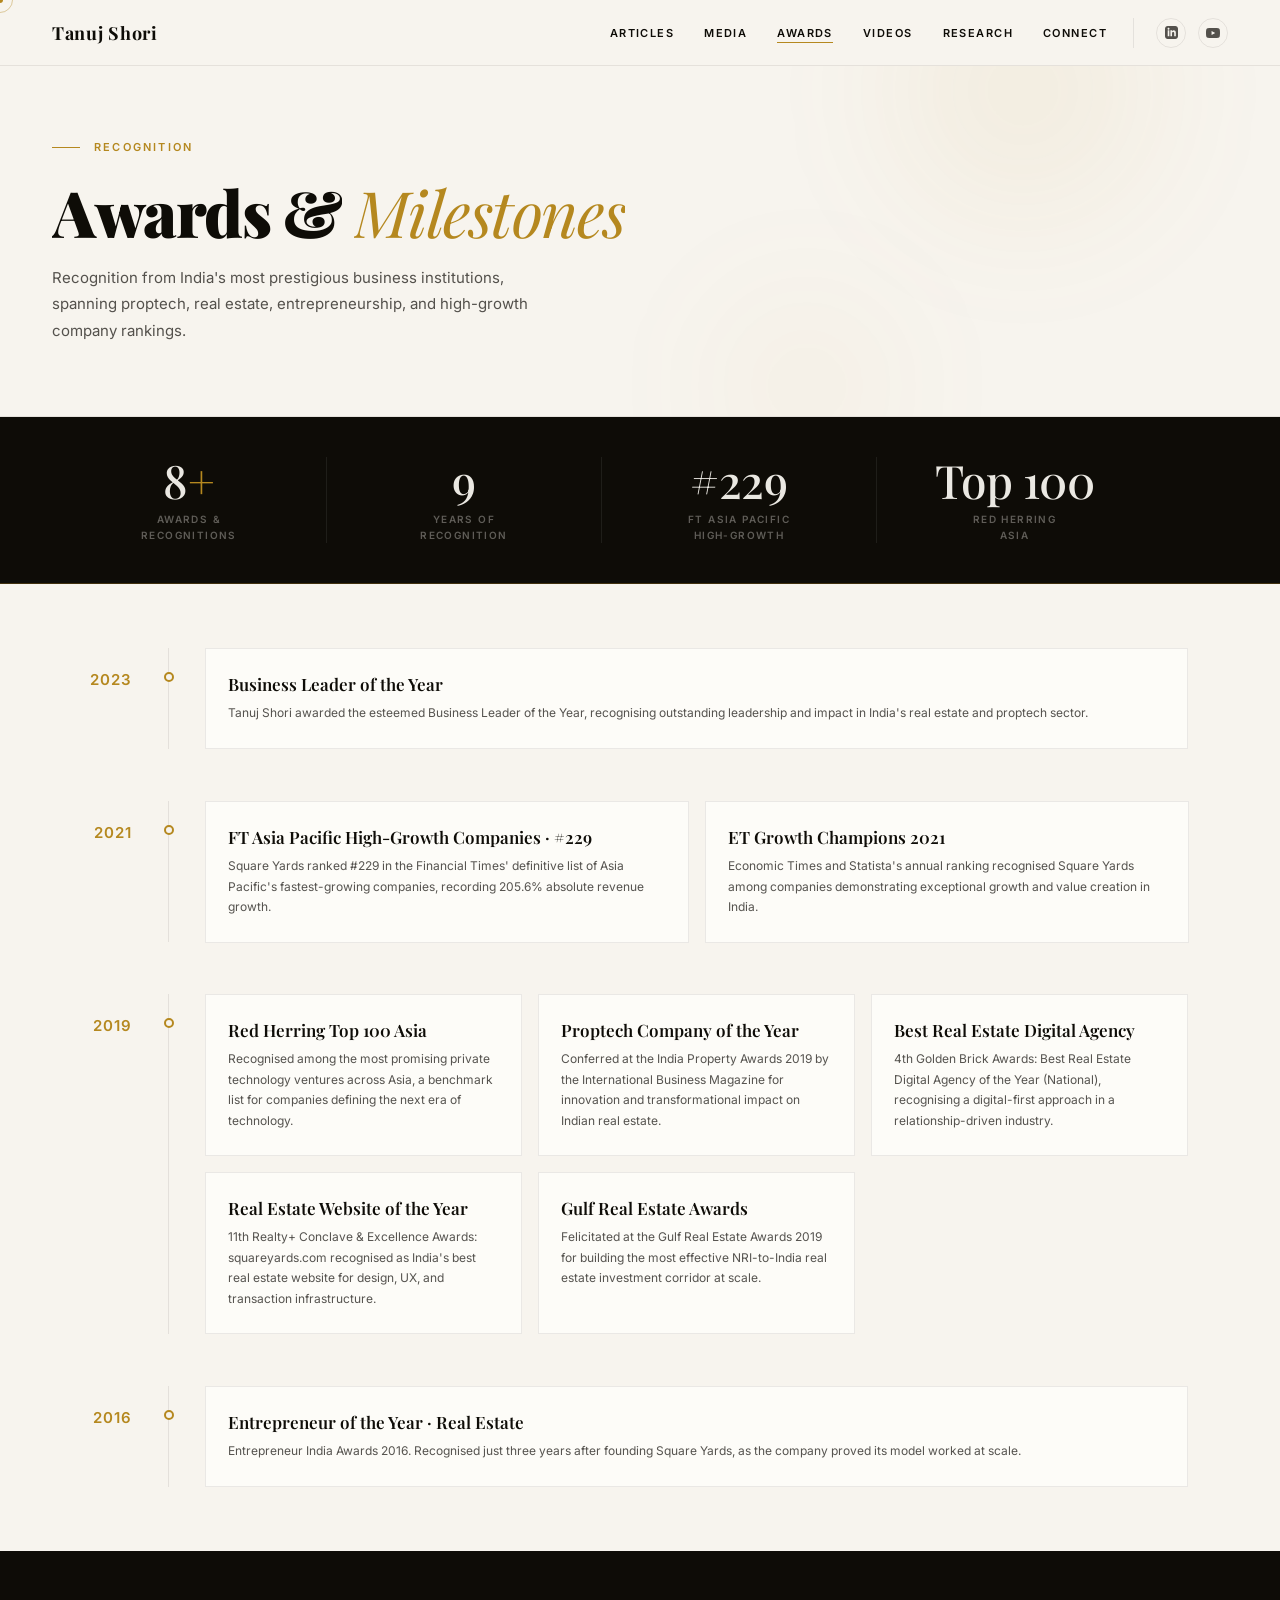
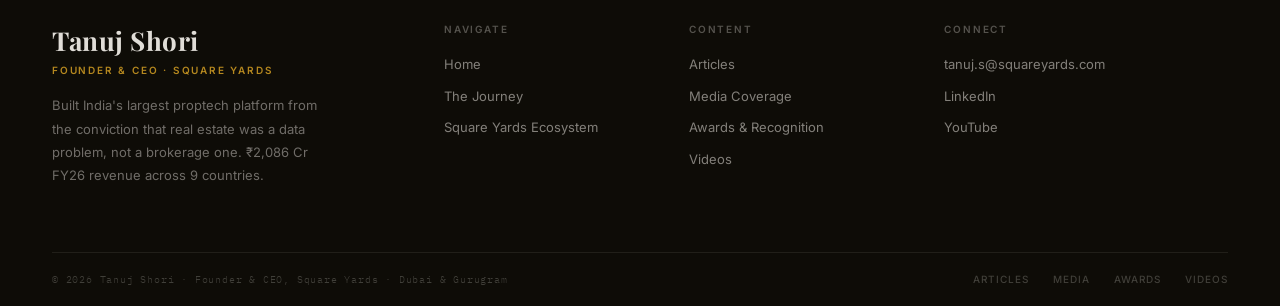
<file: awards.html>
<!DOCTYPE html>
<html lang="en">
<head>
<meta charset="UTF-8">
<meta name="viewport" content="width=device-width,initial-scale=1.0">
<title>Awards & Recognition · Tanuj Shori</title>
<meta name="description" content="Awards and recognition received by Tanuj Shori and Square Yards, from Entrepreneur of the Year to Proptech Company of the Year.">
<link rel="stylesheet" href="shared.css">
<style>
/* nav social icons */
.nav-social{display:flex;align-items:center;gap:12px;margin-left:26px;}
.nav-soc-a{width:30px;height:30px;border-radius:50%;border:1px solid var(--ink08);display:flex;align-items:center;justify-content:center;color:var(--ink70);transition:border-color .2s,color .2s;}
.nav-soc-a:hover{border-color:var(--gold);color:var(--gold);}
.nav-right{display:flex;align-items:center;}

/* stats band */
.aw-hero{background:var(--ink);padding:40px var(--pad);border-bottom:1px solid var(--gold-rule);}
.aw-stats{display:grid;grid-template-columns:repeat(4,1fr);gap:0;max-width:1100px;}
.aw-stat{padding:0 36px;border-right:1px solid rgba(247,244,238,.08);display:flex;flex-direction:column;justify-content:flex-end;align-items:center;text-align:center;}

.aw-stat:last-child{border-right:none;}
.aw-stat-n{font-family:var(--serif);font-size:46px;font-weight:500;color:rgba(247,244,238,.95);letter-spacing:-.01em;line-height:1;white-space:nowrap;display:flex;align-items:baseline;justify-content:center;min-height:46px;}
.aw-stat-n span{color:var(--gold);}
.aw-stat-l{font-family:var(--sans);font-size:10px;font-weight:600;letter-spacing:.14em;text-transform:uppercase;color:rgba(247,244,238,.35);margin-top:8px;line-height:1.6;}

/* awards timeline without empty boxes */
.timeline-awards{padding:64px var(--pad);display:flex;flex-direction:column;gap:52px;max-width:1240px;}
.tl-aw{display:grid;grid-template-columns:80px 1px 1fr;gap:0 36px;opacity:0;transform:translateY(16px);transition:opacity .6s ease,transform .6s ease;}
.tl-aw.vis{opacity:1;transform:translateY(0);}
.tl-aw-yr{font-family:var(--sans);font-size:15px;font-weight:600;color:var(--gold);letter-spacing:.06em;padding-top:22px;text-align:right;}
.tl-aw-line{background:var(--ink08);position:relative;}
.tl-aw-line::before{content:'';position:absolute;top:24px;left:50%;transform:translateX(-50%);width:10px;height:10px;border-radius:50%;background:var(--parchment);border:2px solid var(--gold);}
.tl-aw-cards{display:grid;grid-template-columns:repeat(auto-fit,minmax(250px,1fr));gap:16px;}
.tl-aw-card{background:var(--warm-white);border:1px solid var(--ink08);padding:24px 22px;position:relative;overflow:hidden;transition:border-color .25s,background .25s,transform .25s;}
.tl-aw-card::before{content:'';position:absolute;top:0;left:0;right:0;height:2px;background:var(--gold);transform:scaleX(0);transform-origin:left;transition:transform .36s ease;}
.tl-aw-card:hover{background:#fff;border-color:rgba(181,136,31,.35);transform:translateY(-2px);}
.tl-aw-card:hover::before{transform:scaleX(1);}
.tl-aw-name{font-family:var(--serif);font-size:17px;font-weight:600;color:var(--ink);line-height:1.32;margin-bottom:8px;}
.tl-aw-body{font-size:12px;font-weight:400;color:var(--ink70);line-height:1.7;}
@media(max-width:980px){
  .aw-stats{grid-template-columns:repeat(2,1fr);gap:28px 0;}
  .aw-stat:nth-child(2){border-right:none;}
  .aw-stat:nth-child(3){padding-left:0;}
  .tl-aw{grid-template-columns:56px 1px 1fr;gap:0 18px;}
  .tl-aw-cards{grid-template-columns:1fr;}
}
</style>

<style>
/* ── PREMIUM MOTION ── */
@keyframes mRise{from{transform:translateY(112%)}to{transform:translateY(0)}}
@keyframes lineGrow{from{width:0}to{width:28px}}
@keyframes fadeUp{from{opacity:0;transform:translateY(16px)}to{opacity:1;transform:translateY(0)}}
@keyframes orbA{0%,100%{transform:translate(0,0) scale(1)}50%{transform:translate(44px,-30px) scale(1.14)}}
@keyframes orbB{0%,100%{transform:translate(0,0) scale(1)}50%{transform:translate(-52px,26px) scale(1.07)}}
.page-header{position:relative;overflow:hidden;}
.orb{position:absolute;border-radius:50%;filter:blur(70px);pointer-events:none;opacity:.55;z-index:0;}
.orb-a{width:360px;height:360px;right:6%;top:-90px;background:radial-gradient(circle,rgba(181,136,31,.20),transparent 70%);animation:orbA 14s ease-in-out infinite;}
.orb-b{width:280px;height:280px;right:26%;bottom:-110px;background:radial-gradient(circle,rgba(181,136,31,.11),transparent 70%);animation:orbB 18s ease-in-out infinite;}
.page-header>*:not(.orb){position:relative;z-index:1;}
@keyframes pageIn{from{opacity:0}to{opacity:1}}body{animation:pageIn .5s ease both;}
.page-header-eye-line{animation:lineGrow .8s cubic-bezier(.16,1,.3,1) both;}
.page-header-eye-text{animation:fadeUp .7s .15s cubic-bezier(.16,1,.3,1) both;}
.mline{display:inline-block;overflow:hidden;vertical-align:bottom;padding-bottom:.08em;margin-bottom:-.08em;}
.mline-in{display:inline-block;transform:translateY(112%);animation:mRise .95s .18s cubic-bezier(.16,1,.3,1) forwards;}
.mline:nth-of-type(2) .mline-in{animation-delay:.34s;}
.page-header-sub{animation:fadeUp .8s .58s cubic-bezier(.16,1,.3,1) both;}
.img-rev{position:relative;}
.img-rev::after{content:'';position:absolute;inset:0;z-index:2;background:linear-gradient(105deg,var(--cream) 55%,rgba(181,136,31,.30));transform:translateX(0);transition:transform 1.05s cubic-bezier(.7,0,.2,1) .1s;}
.vis .img-rev::after{transform:translateX(102%);}
.a-card{transition:transform .35s cubic-bezier(.16,1,.3,1);}
.a-card:hover{transform:translateY(-4px);}
@media(prefers-reduced-motion:reduce){
  .mline-in,.page-header-eye-line,.page-header-eye-text,.page-header-sub{animation:none!important;transform:none!important;opacity:1!important;}
  .orb{display:none;}
  .img-rev::after{display:none;}
}
</style>
<style>
.tl-aw-line{transform:scaleY(0);transform-origin:top;transition:transform 1.1s cubic-bezier(.16,1,.3,1) .1s;}
.tl-aw.vis .tl-aw-line{transform:scaleY(1);}
.tl-aw-card{opacity:0;transform:translateY(16px);transition:opacity .6s cubic-bezier(.16,1,.3,1),transform .6s cubic-bezier(.16,1,.3,1),border-color .25s,background .25s;}
.tl-aw.vis .tl-aw-card{opacity:1;transform:translateY(0);}
.tl-aw.vis .tl-aw-card:nth-child(2){transition-delay:.12s;}
.tl-aw.vis .tl-aw-card:nth-child(3){transition-delay:.24s;}
.tl-aw.vis .tl-aw-card:nth-child(4){transition-delay:.36s;}
.tl-aw.vis .tl-aw-card:nth-child(5){transition-delay:.48s;}
.tl-aw.vis .tl-aw-card:hover{transform:translateY(-2px);}
.aw-stat{opacity:0;transform:translateY(14px);animation:fadeUp .8s cubic-bezier(.16,1,.3,1) forwards;}
.aw-stat:nth-child(1){animation-delay:.3s;}.aw-stat:nth-child(2){animation-delay:.42s;}
.aw-stat:nth-child(3){animation-delay:.54s;}.aw-stat:nth-child(4){animation-delay:.66s;}
@media(prefers-reduced-motion:reduce){.tl-aw-line,.tl-aw-card,.aw-stat{transform:none!important;opacity:1!important;animation:none!important;transition:none!important;}}
</style></head>
<body>
<div class="cur" id="cur"></div>
<div class="cur-ring" id="ring"></div>

<nav class="nav" id="nav">
  <a href="index.html" class="nav-brand">Tanuj Shori</a>
  <div class="nav-right">
    <div class="nav-links">
    <a href="articles.html" class="nav-a">Articles</a>
    <a href="media.html" class="nav-a">Media</a>
    <a href="awards.html" class="nav-a active">Awards</a>
    <a href="videos.html" class="nav-a">Videos</a>
    <a href="research.html" class="nav-a">Research</a>
    <a href="index.html#connect" class="nav-a">Connect</a>
  </div>
    <div class="nav-social">
      <a href="https://www.linkedin.com/in/tanuj-shori-420b402/" target="_blank" rel="noopener" class="nav-soc-a" aria-label="LinkedIn"><svg viewBox="0 0 24 24" fill="currentColor" width="13" height="13"><path d="M19 0h-14c-2.761 0-5 2.239-5 5v14c0 2.761 2.239 5 5 5h14c2.762 0 5-2.239 5-5v-14c0-2.761-2.238-5-5-5zm-11 19h-3v-11h3v11zm-1.5-12.268c-.966 0-1.75-.79-1.75-1.764s.784-1.764 1.75-1.764 1.75.79 1.75 1.764-.783 1.764-1.75 1.764zm13.5 12.268h-3v-5.604c0-3.368-4-3.113-4 0v5.604h-3v-11h3v1.765c1.396-2.586 7-2.777 7 2.476v6.759z"/></svg></a>
      <a href="https://www.youtube.com/channel/UCA9dt3sQlYdMNg7EwJvCCUQ" target="_blank" rel="noopener" class="nav-soc-a" aria-label="YouTube"><svg viewBox="0 0 24 24" fill="currentColor" width="14" height="14"><path d="M23.498 6.186a3.016 3.016 0 0 0-2.122-2.136C19.505 3.545 12 3.545 12 3.545s-7.505 0-9.377.505A3.017 3.017 0 0 0 .502 6.186C0 8.07 0 12 0 12s0 3.93.502 5.814a3.016 3.016 0 0 0 2.122 2.136c1.871.505 9.376.505 9.376.505s7.505 0 9.377-.505a3.015 3.015 0 0 0 2.122-2.136C24 15.93 24 12 24 12s0-3.93-.502-5.814zM9.545 15.568V8.432L15.818 12l-6.273 3.568z"/></svg></a>
    </div>
  </div>
  <div class="burger" id="burger"><span></span><span></span><span></span></div>
</nav>
<div class="mob-drawer" id="drawer">
  <a href="articles.html" class="mob-a">Articles</a>
  <a href="media.html" class="mob-a">Media</a>
  <a href="awards.html" class="mob-a">Awards</a>
  <a href="videos.html" class="mob-a">Videos</a>
  <a href="research.html" class="mob-a">Research</a>
  <a href="index.html#connect" class="mob-a">Connect</a>
</div>

<div class="page-header">
  <div class="orb orb-a"></div>
  <div class="orb orb-b"></div>

  <div class="page-header-eye rv"><div class="page-header-eye-line"></div><span class="page-header-eye-text">Recognition</span></div>
  <h1 class="page-header-h"><span class="mline"><span class="mline-in">Awards &amp;</span></span> <span class="mline"><span class="mline-in"><em>Milestones</em></span></span></h1>
  <p class="page-header-sub rv d2">Recognition from India's most prestigious business institutions, spanning proptech, real estate, entrepreneurship, and high-growth company rankings.</p>
</div>

<div class="aw-hero">
  <div class="aw-stats">
    <div class="aw-stat"><div class="aw-stat-n">8<span>+</span></div><div class="aw-stat-l">Awards &amp;<br>Recognitions</div></div>
    <div class="aw-stat"><div class="aw-stat-n">9</div><div class="aw-stat-l">Years of<br>Recognition</div></div>
    <div class="aw-stat"><div class="aw-stat-n">#229</div><div class="aw-stat-l">FT Asia Pacific<br>High-Growth</div></div>
    <div class="aw-stat"><div class="aw-stat-n">Top 100</div><div class="aw-stat-l">Red Herring<br>Asia</div></div>
  </div>
</div>

<div class="timeline-awards">

  <div class="tl-aw">
    <div class="tl-aw-yr">2023</div>
    <div class="tl-aw-line"></div>
    <div class="tl-aw-cards">
      <a href="read.html?item=business-leader-2023" class="tl-aw-card"><div class="tl-aw-name">Business Leader of the Year</div><div class="tl-aw-body">Tanuj Shori awarded the esteemed Business Leader of the Year, recognising outstanding leadership and impact in India's real estate and proptech sector.</div></a>
    </div>
  </div>

  <div class="tl-aw">
    <div class="tl-aw-yr">2021</div>
    <div class="tl-aw-line"></div>
    <div class="tl-aw-cards">
      <a href="read.html?item=ft-apac-229" class="tl-aw-card"><div class="tl-aw-name">FT Asia Pacific High-Growth Companies · #229</div><div class="tl-aw-body">Square Yards ranked #229 in the Financial Times' definitive list of Asia Pacific's fastest-growing companies, recording 205.6% absolute revenue growth.</div></a>
      <a href="read.html?item=et-growth-champions-2021" class="tl-aw-card"><div class="tl-aw-name">ET Growth Champions 2021</div><div class="tl-aw-body">Economic Times and Statista's annual ranking recognised Square Yards among companies demonstrating exceptional growth and value creation in India.</div></a>
    </div>
  </div>

  <div class="tl-aw">
    <div class="tl-aw-yr">2019</div>
    <div class="tl-aw-line"></div>
    <div class="tl-aw-cards">
      <a href="read.html?item=red-herring-2019" class="tl-aw-card"><div class="tl-aw-name">Red Herring Top 100 Asia</div><div class="tl-aw-body">Recognised among the most promising private technology ventures across Asia, a benchmark list for companies defining the next era of technology.</div></a>
      <a href="read.html?item=proptech-year-2019" class="tl-aw-card"><div class="tl-aw-name">Proptech Company of the Year</div><div class="tl-aw-body">Conferred at the India Property Awards 2019 by the International Business Magazine for innovation and transformational impact on Indian real estate.</div></a>
      <a href="read.html?item=golden-brick-2019" class="tl-aw-card"><div class="tl-aw-name">Best Real Estate Digital Agency</div><div class="tl-aw-body">4th Golden Brick Awards: Best Real Estate Digital Agency of the Year (National), recognising a digital-first approach in a relationship-driven industry.</div></a>
      <a href="read.html?item=realty-website-2019" class="tl-aw-card"><div class="tl-aw-name">Real Estate Website of the Year</div><div class="tl-aw-body">11th Realty+ Conclave &amp; Excellence Awards: squareyards.com recognised as India's best real estate website for design, UX, and transaction infrastructure.</div></a>
      <a href="read.html?item=gulf-awards-2019" class="tl-aw-card"><div class="tl-aw-name">Gulf Real Estate Awards</div><div class="tl-aw-body">Felicitated at the Gulf Real Estate Awards 2019 for building the most effective NRI-to-India real estate investment corridor at scale.</div></a>
    </div>
  </div>

  <div class="tl-aw">
    <div class="tl-aw-yr">2016</div>
    <div class="tl-aw-line"></div>
    <div class="tl-aw-cards">
      <a href="read.html?item=entrepreneur-2016" class="tl-aw-card"><div class="tl-aw-name">Entrepreneur of the Year · Real Estate</div><div class="tl-aw-body">Entrepreneur India Awards 2016. Recognised just three years after founding Square Yards, as the company proved its model worked at scale.</div></a>
    </div>
  </div>

</div>

<footer class="footer">
  <div class="footer-inner">
    <div>
      <div class="footer-brand-name">Tanuj Shori</div>
      <div class="footer-brand-sub">Founder &amp; CEO · Square Yards</div>
      <div class="footer-brand-desc">Built India's largest proptech platform from the conviction that real estate was a data problem, not a brokerage one. ₹2,086 Cr FY26 revenue across 9 countries.</div>
    </div>
    <div>
      <div class="footer-col-head">Navigate</div>
      <div class="footer-col-links">
        <a href="index.html" class="footer-col-a">Home</a>
        <a href="index.html#journey" class="footer-col-a">The Journey</a>
        <a href="index.html#ecosystem" class="footer-col-a">Square Yards Ecosystem</a>
      </div>
    </div>
    <div>
      <div class="footer-col-head">Content</div>
      <div class="footer-col-links">
        <a href="articles.html" class="footer-col-a">Articles</a>
        <a href="media.html" class="footer-col-a">Media Coverage</a>
        <a href="awards.html" class="footer-col-a">Awards &amp; Recognition</a>
        <a href="videos.html" class="footer-col-a">Videos</a>
      </div>
    </div>
    <div>
      <div class="footer-col-head">Connect</div>
      <div class="footer-col-links">
        <a href="mailto:tanuj.s@squareyards.com" class="footer-col-a">tanuj.s@squareyards.com</a>
        <a href="https://www.linkedin.com/in/tanuj-shori-420b402/" target="_blank" rel="noopener" class="footer-col-a">LinkedIn</a>
        <a href="https://www.youtube.com/channel/UCA9dt3sQlYdMNg7EwJvCCUQ" target="_blank" rel="noopener" class="footer-col-a">YouTube</a>
      </div>
    </div>
  </div>
  <div class="footer-bottom">
    <span class="footer-copy">© 2026 Tanuj Shori · Founder &amp; CEO, Square Yards · Dubai &amp; Gurugram</span>
    <div class="footer-bottom-links">
      <a href="articles.html" class="footer-bottom-a">Articles</a>
      <a href="media.html" class="footer-bottom-a">Media</a>
      <a href="awards.html" class="footer-bottom-a">Awards</a>
      <a href="videos.html" class="footer-bottom-a">Videos</a>
    </div>
  </div>
</footer>

<script src="shared.js"></script>
<script>
var tlObs=new IntersectionObserver(function(entries){
  entries.forEach(function(e){if(e.isIntersecting){e.target.classList.add('vis');tlObs.unobserve(e.target);}});
},{threshold:.15});
document.querySelectorAll('.tl-aw').forEach(function(el,i){el.style.transitionDelay=(i*.12)+'s';tlObs.observe(el);});
</script>
</body>
</html>
</file>
<file: shared.css>
@import url('https://fonts.googleapis.com/css2?family=Playfair+Display:ital,wght@0,400;0,500;0,700;0,900;1,300;1,400;1,700&family=Inter:wght@300;400;500;600&family=IBM+Plex+Mono:wght@300;400&display=swap');

*,*::before,*::after{box-sizing:border-box;margin:0;padding:0;}
html{scroll-behavior:smooth;font-size:16px;}
body{
  background:#F7F4EE;
  color:#0E0C07;
  font-family:'Inter',sans-serif;
  font-weight:400;
  overflow-x:hidden;
  -webkit-font-smoothing:antialiased;
  -moz-osx-font-smoothing:grayscale;
}
img{display:block;max-width:100%;}
a{text-decoration:none;color:inherit;}
button{cursor:pointer;border:none;background:none;font-family:inherit;}

:root{
  --ink:#0E0C07;
  --ink70:rgba(14,12,7,0.70);
  --ink45:rgba(14,12,7,0.45);
  --ink22:rgba(14,12,7,0.22);
  --ink08:rgba(14,12,7,0.08);
  --parchment:#F7F4EE;
  --cream:#EDE9DF;
  --warm-white:#FDFCF8;
  --gold:#B5881F;
  --gold-light:rgba(181,136,31,0.12);
  --gold-rule:rgba(181,136,31,0.3);
  --serif:'Playfair Display',serif;
  --sans:'Inter',sans-serif;
  --mono:'IBM Plex Mono',monospace;
  --max:1280px;
  --pad:52px;
}

/* ── CURSOR ── */
.cur,
.cur-ring{position:fixed;pointer-events:none;z-index:9999;transform:translate(-50%,-50%);}
.cur{width:6px;height:6px;background:var(--gold);border-radius:50%;transition:width .16s,height .16s,opacity .2s;}
.cur-ring{width:26px;height:26px;border:1px solid rgba(181,136,31,.4);border-radius:50%;z-index:9998;transition:width .2s,height .2s,border-color .2s;}
.cur.big{width:14px;height:14px;}
.cur-ring.big{width:48px;height:48px;border-color:rgba(181,136,31,.15);}
@media (hover:none),(pointer:coarse){.cur,.cur-ring{display:none!important;}}

/* ── NAV ── */
.nav{
  position:fixed;top:0;left:0;right:0;z-index:200;
  height:66px;padding:0 var(--pad);
  display:flex;align-items:center;justify-content:space-between;
  transition:background .3s,border-color .3s;
  background:rgba(247,244,238,1);
  backdrop-filter:blur(18px);
  -webkit-backdrop-filter:blur(18px);
  border-bottom:1px solid var(--ink08);
}
.nav.scrolled{
  background:rgba(247,244,238,1);
  backdrop-filter:blur(18px);
  -webkit-backdrop-filter:blur(18px);
  border-bottom-color:var(--ink08);
}
.nav-brand{
  font-family:var(--serif);font-size:18px;font-weight:700;
  letter-spacing:0.04em;color:var(--ink);
}
.nav-links{display:flex;align-items:center;gap:30px;}
.nav-a{
  font-size:11px;font-weight:600;letter-spacing:0.13em;text-transform:uppercase;
  color:var(--ink);position:relative;transition:color .2s;
}
.nav-a::after{
  content:'';position:absolute;bottom:-3px;left:0;right:0;
  height:1px;background:var(--gold);
  transform:scaleX(0);transform-origin:left;transition:transform .22s;
}
.nav-a:hover{color:var(--ink);}
.nav-a:hover::after,
.nav-a.active::after{transform:scaleX(1);}
.nav-a.active{color:var(--ink);}

/* mobile */
.burger{display:none;flex-direction:column;gap:5px;cursor:pointer;padding:4px;}
.burger span{display:block;width:22px;height:1.5px;background:var(--ink);border-radius:1px;transition:all .28s;}
.burger.open span:nth-child(1){transform:translateY(6.5px) rotate(45deg);}
.burger.open span:nth-child(2){opacity:0;transform:scaleX(0);}
.burger.open span:nth-child(3){transform:translateY(-6.5px) rotate(-45deg);}
.mob-drawer{
  position:fixed;top:66px;left:0;right:0;bottom:0;z-index:190;
  background:rgba(247,244,238,.98);backdrop-filter:blur(20px);
  padding:40px var(--pad);display:none;flex-direction:column;
  transform:translateX(100%);transition:transform .32s cubic-bezier(.4,0,.2,1);
}
.mob-drawer.show{display:flex;}
.mob-drawer.open{transform:translateX(0);}
.mob-a{
  font-family:var(--serif);font-size:26px;font-weight:500;
  color:var(--ink45);padding:16px 0;border-bottom:1px solid var(--ink08);
  transition:color .2s;
}
.mob-a:hover{color:var(--gold);}

/* ── PAGE HEADER (sub-pages) ── */
.page-header{
  padding:140px var(--pad) 72px;
  border-bottom:1px solid var(--ink08);
  background:var(--parchment);
}
.page-header-eye{display:flex;align-items:center;gap:14px;margin-bottom:24px;}
.page-header-eye-line{width:28px;height:1px;background:var(--gold);}
.page-header-eye-text{font-size:11px;font-weight:600;letter-spacing:.20em;text-transform:uppercase;color:var(--gold);}
.page-header-h{
  font-family:var(--serif);font-size:clamp(44px,5vw,72px);
  font-weight:900;letter-spacing:-.022em;line-height:1.05;color:var(--ink);
  margin-bottom:20px;
}
.page-header-h em{font-style:italic;font-weight:400;color:var(--gold);}
.page-header-sub{font-size:15px;font-weight:400;line-height:1.75;color:var(--ink70);max-width:520px;}

/* ── SECTION EYEBROW ── */
.eye{display:flex;align-items:center;gap:14px;margin-bottom:32px;}
.eye-line{width:28px;height:1px;background:var(--gold);}
.eye-label{font-size:11px;font-weight:600;letter-spacing:.20em;text-transform:uppercase;color:var(--gold);}

/* ── ARTICLE CARD ── */
.card-grid{
  display:grid;
  grid-template-columns:repeat(3,1fr);
  gap:32px;
}
.a-card{cursor:pointer;display:block;}
.a-card-img{
  width:100%;aspect-ratio:16/10;
  overflow:hidden;position:relative;
  background:var(--cream);
  margin-bottom:18px;
}
.a-card-img img{
  width:100%;height:100%;object-fit:cover;object-position:center;
  transition:transform .55s cubic-bezier(.16,1,.3,1);
}
.a-card:hover .a-card-img img{transform:scale(1.04);}
.a-card-cat{
  font-family:var(--mono);font-size:10px;font-weight:300;
  letter-spacing:.12em;text-transform:uppercase;
  color:var(--gold);margin-bottom:9px;
}
.a-card-title{
  font-family:var(--serif);font-size:19px;font-weight:500;
  color:var(--ink);line-height:1.42;margin-bottom:10px;
  transition:color .2s;
}
.a-card:hover .a-card-title{color:var(--gold);}
.a-card-excerpt{font-size:13px;font-weight:400;color:var(--ink45);line-height:1.72;}
.a-card-meta{
  display:flex;align-items:center;gap:10px;margin-top:14px;
  padding-top:14px;border-top:1px solid var(--ink08);
}
.a-card-yr{font-family:var(--mono);font-size:10px;font-weight:300;color:var(--ink45);letter-spacing:.08em;}
.a-card-arr{margin-left:auto;font-size:13px;color:var(--ink22);transition:transform .2s,color .2s;}
.a-card:hover .a-card-arr{transform:translate(2px,-2px);color:var(--gold);}

/* ── MEDIA CARD ── */
.m-card{background:var(--warm-white);border:1px solid var(--ink08);padding:28px 26px;transition:background .25s,border-color .25s;}
.m-card:hover{background:#fff;border-color:var(--gold-rule);}
.m-card-pub{font-family:var(--serif);font-size:13px;font-weight:700;letter-spacing:.02em;color:var(--ink);margin-bottom:14px;padding-bottom:14px;border-bottom:1px solid var(--ink08);}
.m-card-q{font-family:var(--serif);font-size:15px;font-style:italic;font-weight:400;line-height:1.65;color:var(--ink);margin-bottom:14px;}
.m-card-yr{font-family:var(--mono);font-size:9px;font-weight:300;letter-spacing:.12em;text-transform:uppercase;color:var(--ink45);}

/* ── AWARD CARD ── */
.aw-card{
  border:1px solid var(--ink08);padding:24px 22px;
  position:relative;background:var(--warm-white);
  transition:border-color .25s,background .25s;overflow:hidden;
}
.aw-card::before{
  content:'';position:absolute;top:0;left:0;right:0;
  height:2px;background:var(--gold);
  transform:scaleX(0);transform-origin:left;
  transition:transform .38s ease;
}
.aw-card:hover{border-color:rgba(181,136,31,.3);background:#fff;}
.aw-card:hover::before{transform:scaleX(1);}
.aw-yr{font-family:var(--mono);font-size:10px;font-weight:300;color:var(--gold);letter-spacing:.10em;margin-bottom:10px;}
.aw-name{font-family:var(--serif);font-size:17px;font-weight:600;color:var(--ink);line-height:1.32;margin-bottom:8px;}
.aw-body{font-size:12px;font-weight:400;color:var(--ink70);line-height:1.72;}

/* ── TICKER ── */
.ticker{background:var(--ink);padding:11px 0;overflow:hidden;border-top:1px solid var(--gold-rule);border-bottom:1px solid var(--gold-rule);}
.ticker-track{display:flex;width:max-content;animation:tick 44s linear infinite;}
.ticker-track:hover{animation-play-state:paused;}
@keyframes tick{0%{transform:translateX(0);}100%{transform:translateX(-50%);}}
.t-item{display:flex;align-items:center;gap:20px;padding:0 26px;white-space:nowrap;}
.t-txt{font-family:var(--serif);font-size:14px;font-style:italic;color:rgba(247,244,238,.82);letter-spacing:.03em;}
.t-dot{width:3px;height:3px;border-radius:50%;background:var(--gold);opacity:.65;flex-shrink:0;}

/* ── FOOTER ── */
.footer{background:var(--ink);padding:72px var(--pad) 0;}
.footer-inner{
  display:grid;
  grid-template-columns:1fr 1fr 1fr 1fr;
  gap:48px;
  padding-bottom:64px;
  border-bottom:1px solid rgba(247,244,238,.08);
}
.footer-brand-name{
  font-family:var(--serif);font-size:26px;font-weight:700;
  color:rgba(247,244,238,.9);letter-spacing:.02em;
  margin-bottom:6px;
}
.footer-brand-sub{
  font-size:10px;font-weight:600;letter-spacing:.18em;text-transform:uppercase;
  color:var(--gold);margin-bottom:18px;
}
.footer-brand-desc{font-size:13px;font-weight:400;line-height:1.80;color:rgba(247,244,238,.42);}
.footer-col-head{
  font-size:10px;font-weight:600;letter-spacing:.18em;text-transform:uppercase;
  color:rgba(247,244,238,.3);margin-bottom:20px;
}
.footer-col-links{display:flex;flex-direction:column;gap:12px;}
.footer-col-a{
  font-size:13px;font-weight:400;color:rgba(247,244,238,.5);
  transition:color .2s;
}
.footer-col-a:hover{color:var(--gold);}
.footer-bottom{
  padding:20px 0;
  display:flex;align-items:center;justify-content:space-between;
  flex-wrap:wrap;gap:12px;
}
.footer-copy{font-family:var(--mono);font-size:10px;font-weight:300;letter-spacing:.08em;color:rgba(247,244,238,.22);}
.footer-bottom-links{display:flex;gap:24px;}
.footer-bottom-a{font-size:10px;font-weight:500;letter-spacing:.1em;text-transform:uppercase;color:rgba(247,244,238,.22);transition:color .2s;}
.footer-bottom-a:hover{color:var(--gold);}

/* ── REVEAL ── */
.rv{opacity:0;transform:translateY(20px);transition:opacity .7s cubic-bezier(.16,1,.3,1),transform .7s cubic-bezier(.16,1,.3,1);}
.rv.vis{opacity:1;transform:translateY(0);}
.rv.d1{transition-delay:.07s;}.rv.d2{transition-delay:.14s;}.rv.d3{transition-delay:.21s;}.rv.d4{transition-delay:.28s;}.rv.d5{transition-delay:.35s;}.rv.d6{transition-delay:.42s;}

/* ── UTILS ── */
.sec{padding:56px var(--pad);}
.sep{width:100%;height:1px;background:var(--ink08);}
.btn-ink{
  display:inline-block;
  font-size:11px;font-weight:600;letter-spacing:.16em;text-transform:uppercase;
  padding:14px 34px;background:var(--ink);color:var(--parchment);
  border:1.5px solid var(--ink);transition:background .22s,color .22s,border-color .22s;
}
.btn-ink:hover{background:var(--gold);border-color:var(--gold);color:var(--ink);}
.btn-ghost{
  display:inline-block;
  font-size:11px;font-weight:500;letter-spacing:.14em;text-transform:uppercase;
  padding:14px 34px;background:transparent;color:var(--ink45);
  border:1.5px solid var(--ink08);transition:color .22s,border-color .22s;
}
.btn-ghost:hover{color:var(--ink);border-color:var(--ink45);}

/* ── RESPONSIVE ── */
@media(max-width:1024px){
  :root{--pad:32px;}
  .card-grid{grid-template-columns:repeat(2,1fr);gap:24px;}
  .footer-inner{grid-template-columns:1fr 1fr;}
}
@media(max-width:768px){
  :root{--pad:20px;}
  .nav-links{display:none;}
  .burger{display:flex;}
  .card-grid{grid-template-columns:1fr;}
  .footer-inner{grid-template-columns:1fr;gap:36px;}
  .footer-bottom{flex-direction:column;align-items:flex-start;}
  .sec{padding:64px var(--pad);}
}
@media(prefers-reduced-motion:reduce){
  .rv{opacity:1;transform:none;transition:none;}
  .ticker-track{animation:none;}
}

/* Scroll pip */
.scroll-pip{width:1px;height:44px;background:var(--ink08);position:relative;overflow:hidden;}
.scroll-pip::after{content:'';position:absolute;top:-100%;left:0;width:100%;height:100%;background:var(--gold);animation:pip 2.2s ease-in-out infinite;}
@keyframes pip{0%{top:-100%;}100%{top:100%;}}


/* nav social icons */
.nav-social{display:flex;align-items:center;gap:14px;margin-left:6px;padding-left:22px;border-left:1px solid var(--ink08);}
.nav-ico{display:inline-flex;align-items:center;color:var(--ink);transition:color .2s;}
.nav-ico:hover{color:var(--gold);}
.nav-ico svg{width:17px;height:17px;}
@media(max-width:860px){.nav-social{display:none;}}

/* Footer alignment refinements */
@media(min-width:1025px){
  .footer-inner{grid-template-columns:1.6fr .9fr .95fr 1.35fr;gap:56px;align-items:start;}
}
.footer-col-a{display:inline-flex;align-items:center;gap:8px;line-height:1.5;}
.footer-col-a svg{flex:none;position:relative;top:0;}
.footer-brand-desc{max-width:34ch;}
.footer-bottom{display:flex;align-items:center;justify-content:space-between;gap:14px;flex-wrap:wrap;}

/* LinkedIn section */
.li-sec{background:var(--warm-white,#FBF9F4);padding:110px var(--pad,7vw);border-top:1px solid rgba(26,23,18,.07);}
.li-inner{max-width:1180px;margin:0 auto;display:grid;grid-template-columns:1.15fr .85fr;gap:64px;align-items:center;}
.li-eye{display:inline-flex;align-items:center;gap:9px;font-family:var(--sans,Inter);font-size:10px;font-weight:600;letter-spacing:.16em;text-transform:uppercase;color:var(--gold,#B5881F);}
.li-h{font-family:var(--serif,"Playfair Display");font-size:clamp(34px,4.4vw,56px);font-weight:500;color:var(--ink,#1A1712);line-height:1.04;margin:18px 0 16px;}
.li-h em{font-style:italic;color:var(--gold,#B5881F);}
.li-sub{font-family:var(--sans,Inter);font-size:14px;line-height:1.8;color:rgba(26,23,18,.55);max-width:46ch;margin-bottom:30px;}
.li-btns{display:flex;flex-wrap:wrap;gap:12px;}
.li-btn-p,.li-btn-g{font-family:var(--sans,Inter);font-size:10px;font-weight:600;letter-spacing:.13em;text-transform:uppercase;padding:15px 22px;text-decoration:none;transition:all .25s;}
.li-btn-p{background:var(--gold,#B5881F);color:#fff;}
.li-btn-p:hover{background:#9a7318;}
.li-btn-g{border:1px solid rgba(26,23,18,.2);color:var(--ink,#1A1712);}
.li-btn-g:hover{background:var(--ink,#1A1712);color:#fff;border-color:var(--ink,#1A1712);}
.li-card{display:block;background:#fff;border:1px solid rgba(181,136,31,.3);box-shadow:0 30px 60px -30px rgba(26,23,18,.25);text-decoration:none;transition:transform .4s cubic-bezier(.16,1,.3,1),box-shadow .4s;}
.li-card:hover{transform:translateY(-4px);box-shadow:0 36px 70px -30px rgba(26,23,18,.32);}
.li-card-top{display:flex;align-items:center;gap:14px;padding:18px 22px;border-bottom:1px solid rgba(26,23,18,.08);}
.li-ava{width:46px;height:46px;border-radius:50%;object-fit:cover;border:1px solid rgba(26,23,18,.1);}
.li-name{font-family:var(--serif,"Playfair Display");font-size:18px;font-weight:600;color:var(--ink,#1A1712);line-height:1;}
.li-role{font-family:var(--sans,Inter);font-size:11px;color:rgba(26,23,18,.5);margin-top:5px;}
.li-glyph{margin-left:auto;color:var(--gold,#B5881F);flex:none;}
.li-card-body{font-family:var(--sans,Inter);font-size:13.5px;line-height:1.8;color:rgba(26,23,18,.65);padding:22px;}
.li-card-foot{display:flex;align-items:center;justify-content:space-between;padding:16px 22px;border-top:1px solid rgba(26,23,18,.08);font-family:var(--sans,Inter);font-size:10px;font-weight:600;letter-spacing:.13em;text-transform:uppercase;color:var(--gold,#B5881F);}
@media(max-width:900px){.li-inner{grid-template-columns:1fr;gap:44px;}.li-sec{padding:80px var(--pad,7vw);}}

/* Journey: pin the headline while the timeline scrolls */
@media(min-width:1000px){
  .journey-inner > div:first-child{position:sticky;top:120px;align-self:start;}
}
/* Editorial article covers (distinct, on-brand, no stock) */
.edt-cover{position:relative;display:flex;flex-direction:column;justify-content:flex-end;align-items:flex-start;padding:16px 18px;overflow:hidden;}
.edt-cover::after{content:'';position:absolute;right:-30px;top:-30px;width:150px;height:150px;border-radius:50%;border:1px solid rgba(181,136,31,.28);}
.ec-motif{font-family:var(--serif,"Playfair Display");font-weight:600;font-size:clamp(30px,3vw,44px);line-height:1;letter-spacing:-.01em;position:relative;z-index:1;}
.ec-tag{font-family:var(--sans,Inter);font-size:9px;font-weight:600;letter-spacing:.15em;text-transform:uppercase;margin-top:8px;opacity:.65;position:relative;z-index:1;}
.ec-1{background:linear-gradient(135deg,#141109,#241D0E);}.ec-1 .ec-motif{color:var(--gold,#B5881F);}.ec-1 .ec-tag{color:rgba(247,244,238,.7);}
.ec-2{background:linear-gradient(135deg,#EFE9DB,#E2D9C4);}.ec-2 .ec-motif{color:#1A1712;}.ec-2 .ec-tag{color:rgba(26,23,18,.6);}
.ec-3{background:linear-gradient(135deg,#B5881F,#8F6A14);}.ec-3 .ec-motif{color:#FBF9F4;}.ec-3 .ec-tag{color:rgba(251,249,244,.75);}
/* Distinct motifs on the articles page featured covers */
.cover-1,.cover-2,.cover-3{position:relative;overflow:hidden;}
.cover-1::after,.cover-2::after,.cover-3::after{position:absolute;right:-8px;top:-26px;font-family:var(--serif,"Playfair Display");font-weight:600;font-size:150px;line-height:1;pointer-events:none;}
.cover-1::after{content:'₹';color:rgba(181,136,31,.14);}
.cover-2::after{content:'№';color:rgba(26,23,18,.08);}
.cover-3::after{content:'↗';color:rgba(251,249,244,.10);}
/* Video group headers */
.vg-head{display:flex;align-items:flex-end;justify-content:space-between;border-bottom:1px solid var(--ink08,rgba(26,23,18,.08));padding-bottom:14px;margin:56px var(--pad,7vw) 28px;}
.vg-head:first-of-type{margin-top:0;}
.vg-h{font-family:var(--serif,"Playfair Display");font-size:clamp(26px,3vw,38px);font-weight:500;color:var(--ink,#1A1712);line-height:1;}
.vg-h span{color:var(--gold,#B5881F);}
.vg-count{font-family:var(--sans,Inter);font-size:10px;font-weight:600;letter-spacing:.14em;text-transform:uppercase;color:rgba(26,23,18,.4);}
.v-feature{margin:0 var(--pad,7vw) 56px;}
.v-feature-frame{position:relative;aspect-ratio:16/9;border:1px solid var(--ink08,rgba(26,23,18,.1));background:#000;}
.v-feature-frame iframe{position:absolute;inset:0;width:100%;height:100%;border:0;}
.v-feature-cap{display:flex;justify-content:space-between;gap:16px;margin-top:14px;font-family:var(--sans,Inter);}
.v-feature-t{font-family:var(--serif,"Playfair Display");font-size:20px;font-weight:500;color:var(--ink,#1A1712);}
.v-feature-k{font-size:10px;font-weight:600;letter-spacing:.14em;text-transform:uppercase;color:var(--gold,#B5881F);align-self:center;white-space:nowrap;}

/* Featured covers: real photography under the gold motifs */
.cover-1{background-image:linear-gradient(to top,rgba(14,12,7,.72),rgba(14,12,7,.28) 55%,rgba(14,12,7,.12)),url('https://images.unsplash.com/photo-1551288049-bebda4e38f71?auto=format&fit=crop&w=900&q=80') !important;background-size:cover !important;background-position:center !important;}
.cover-2{background-image:linear-gradient(to top,rgba(14,12,7,.72),rgba(14,12,7,.28) 55%,rgba(14,12,7,.12)),url('https://images.unsplash.com/photo-1477959858617-67f85cf4f1df?auto=format&fit=crop&w=900&q=80') !important;background-size:cover !important;background-position:center !important;}
.cover-3{background-image:linear-gradient(to top,rgba(14,12,7,.72),rgba(14,12,7,.28) 55%,rgba(14,12,7,.12)),url('https://images.unsplash.com/photo-1512917774080-9991f1c4c750?auto=format&fit=crop&w=900&q=80') !important;background-size:cover !important;background-position:center !important;}
.cover-4{background-image:linear-gradient(to top,rgba(14,12,7,.72),rgba(14,12,7,.28) 55%,rgba(14,12,7,.12)),url('https://images.unsplash.com/photo-1460925895917-afdab827c52f?auto=format&fit=crop&w=900&q=80') !important;background-size:cover !important;background-position:center !important;}
.cover-5{background-image:linear-gradient(to top,rgba(14,12,7,.72),rgba(14,12,7,.28) 55%,rgba(14,12,7,.12)),url('https://images.unsplash.com/photo-1512453979798-5ea266f8880c?auto=format&fit=crop&w=900&q=80') !important;background-size:cover !important;background-position:center !important;}
.cover-6{background-image:linear-gradient(to top,rgba(14,12,7,.72),rgba(14,12,7,.28) 55%,rgba(14,12,7,.12)),url('https://images.unsplash.com/photo-1521737604893-d14cc237f11d?auto=format&fit=crop&w=900&q=80') !important;background-size:cover !important;background-position:center !important;}
.cover-7{background-image:linear-gradient(to top,rgba(14,12,7,.72),rgba(14,12,7,.28) 55%,rgba(14,12,7,.12)),url('https://images.unsplash.com/photo-1485827404703-89b55fcc595e?auto=format&fit=crop&w=900&q=80') !important;background-size:cover !important;background-position:center !important;}
.cover-8{background-image:linear-gradient(to top,rgba(14,12,7,.72),rgba(14,12,7,.28) 55%,rgba(14,12,7,.12)),url('https://images.unsplash.com/photo-1600607687939-ce8a6c25118c?auto=format&fit=crop&w=900&q=80') !important;background-size:cover !important;background-position:center !important;}
.cover-9{background-image:linear-gradient(to top,rgba(14,12,7,.72),rgba(14,12,7,.28) 55%,rgba(14,12,7,.12)),url('https://images.unsplash.com/photo-1431540015161-0bf868a2d407?auto=format&fit=crop&w=900&q=80') !important;background-size:cover !important;background-position:center !important;}
.feat-sm{color:#F7F4EE;}
.feat-sm .feat-sm-title{color:#F7F4EE;}
.feat-sm .feat-sm-cat{color:rgba(247,244,238,.75);}
.feat-sm .feat-sm-yr{color:rgba(247,244,238,.55);}
.feat-sm>*{position:relative;z-index:1;}

.mag-photo{aspect-ratio:16/9;background-size:cover;background-position:center;margin-bottom:16px;filter:saturate(.92) contrast(1.02);transition:filter .4s;}
.mag-card:hover .mag-photo{filter:saturate(1.05) contrast(1.05);}
/* Cinematic hero treatment */
.hero-bg img{transform:scale(1.08);filter:blur(3px) brightness(.88) saturate(1.05) sepia(5%);will-change:transform;}
/* Blur-up reveals */
.rv{filter:blur(9px);transition:opacity .85s cubic-bezier(.16,1,.3,1),transform .85s cubic-bezier(.16,1,.3,1),filter .85s cubic-bezier(.16,1,.3,1);}
.rv.vis{filter:blur(0);}
@media(prefers-reduced-motion:reduce){.rv{filter:none !important;}}
/* Card tilt glare */
.tg-glare{position:absolute;inset:0;pointer-events:none;opacity:0;transition:opacity .3s;z-index:3;}
[data-tilt]{will-change:transform;}

/* Retire the sliding cover panel; blur-up reveals handle entrances now */
.img-rev::after{display:none !important;}
</file>
